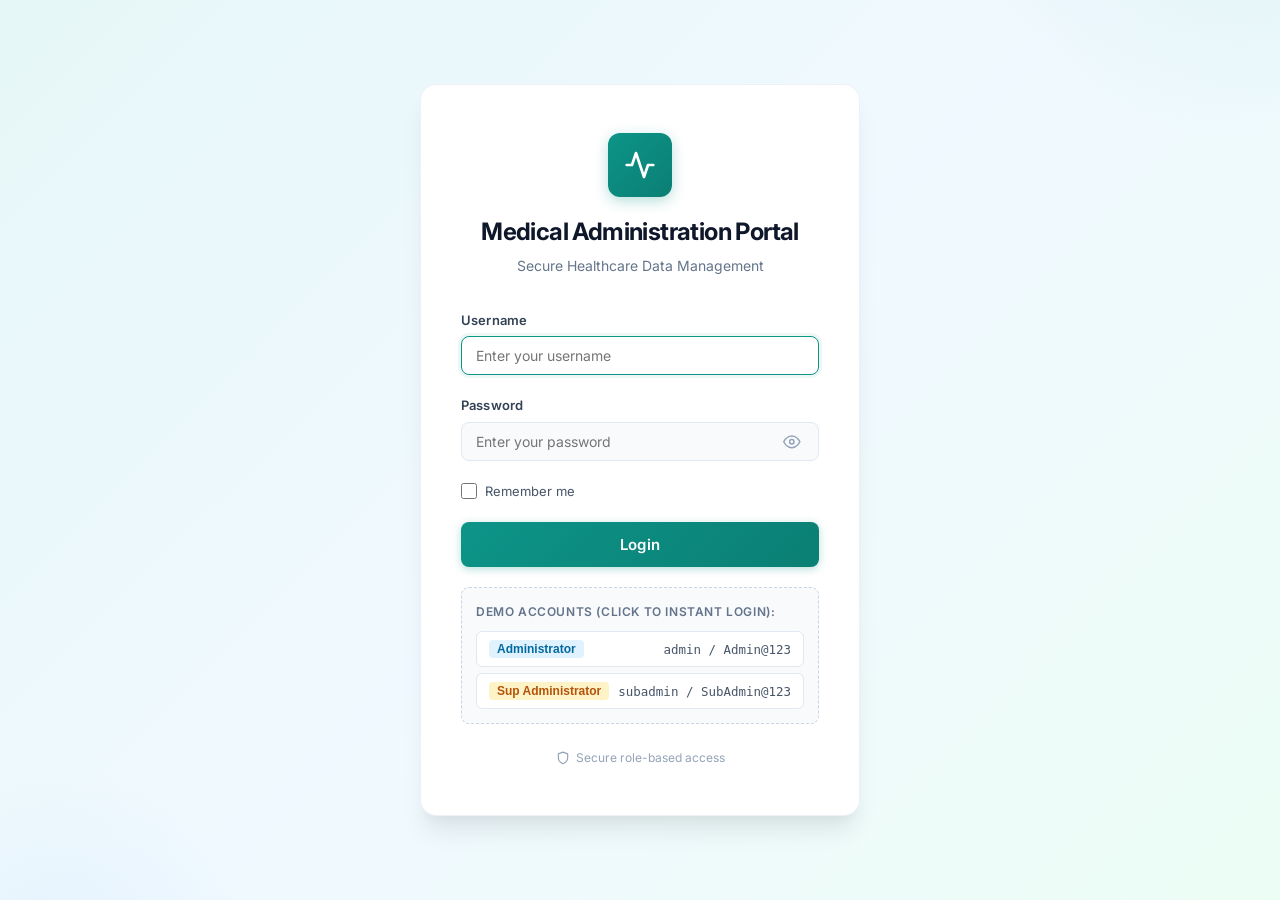
<file: index.html>
<!doctype html>
<html lang="en">
  <head>
    <meta charset="UTF-8" />
    <link rel="icon" type="image/svg+xml" href="./favicon.svg" />
    <meta name="viewport" content="width=device-width, initial-scale=1.0" />
    <meta name="description" content="Medical Administration Portal — Secure healthcare data management system with role-based access control." />
    <title>Medical Administration Portal</title>
    <script type="module" crossorigin src="./assets/index-C79MvpCg.js"></script>
    <link rel="stylesheet" crossorigin href="./assets/index-U3-tJnx8.css">
  </head>
  <body>
    <div id="root"></div>
  </body>
</html>
</file>
<file: assets/index-U3-tJnx8.css>
@import "https://fonts.googleapis.com/css2?family=Inter:wght@300;400;500;600;700;800&display=swap";:root{--primary-50:#e6f7f7;--primary-100:#b3e8e8;--primary-200:#80d9d9;--primary-300:#4dcaca;--primary-400:#26bfbf;--primary-500:#0d9488;--primary-600:#0b7f74;--primary-700:#096960;--primary-800:#07534c;--primary-900:#043d38;--gray-50:#f8fafc;--gray-100:#f1f5f9;--gray-200:#e2e8f0;--gray-300:#cbd5e1;--gray-400:#94a3b8;--gray-500:#64748b;--gray-600:#475569;--gray-700:#334155;--gray-800:#1e293b;--gray-900:#0f172a;--success-50:#ecfdf5;--success-500:#10b981;--success-600:#059669;--warning-50:#fffbeb;--warning-500:#f59e0b;--warning-600:#d97706;--danger-50:#fef2f2;--danger-500:#ef4444;--danger-600:#dc2626;--info-50:#eff6ff;--info-500:#3b82f6;--info-600:#2563eb;--sidebar-width:260px;--sidebar-collapsed:0px;--navbar-height:64px;--border-radius:8px;--border-radius-lg:12px;--border-radius-xl:16px;--shadow-sm:0 1px 2px #0000000d;--shadow-md:0 4px 6px -1px #00000012, 0 2px 4px -1px #0000000a;--shadow-lg:0 10px 15px -3px #00000014, 0 4px 6px -2px #0000000a;--shadow-xl:0 20px 25px -5px #00000014, 0 10px 10px -5px #00000008;--transition-fast:.15s ease;--transition-base:.25s ease;--transition-slow:.35s ease}*,:before,:after{box-sizing:border-box;margin:0;padding:0}html{-webkit-font-smoothing:antialiased;-moz-osx-font-smoothing:grayscale;font-size:16px}body{background-color:var(--gray-100);color:var(--gray-800);min-height:100vh;font-family:Inter,-apple-system,BlinkMacSystemFont,Segoe UI,Roboto,sans-serif;line-height:1.6}a{color:var(--primary-500);text-decoration:none}.login-page{background:linear-gradient(135deg,#e6f7f7 0%,#f0f9ff 50%,#ecfdf5 100%);justify-content:center;align-items:center;min-height:100vh;padding:20px;display:flex;position:relative;overflow:hidden}.login-page:before{content:"";background:radial-gradient(circle,#0d948814 0%,#0000 70%);border-radius:50%;width:600px;height:600px;position:absolute;top:-50%;right:-20%}.login-page:after{content:"";background:radial-gradient(circle,#3b82f60f 0%,#0000 70%);border-radius:50%;width:400px;height:400px;position:absolute;bottom:-30%;left:-10%}.login-card{border-radius:var(--border-radius-xl);box-shadow:var(--shadow-xl);z-index:1;background:#fff;border:1px solid #e2e8f099;width:100%;max-width:440px;padding:48px 40px;position:relative}.login-logo{flex-direction:column;align-items:center;margin-bottom:32px;display:flex}.login-logo-icon{background:linear-gradient(135deg, var(--primary-500) 0%, var(--primary-600) 100%);border-radius:var(--border-radius-lg);justify-content:center;align-items:center;width:64px;height:64px;margin-bottom:16px;display:flex;box-shadow:0 4px 14px #0d94884d}.login-logo-icon svg{color:#fff;width:32px;height:32px}.login-logo h1{color:var(--gray-900);text-align:center;letter-spacing:-.025em;font-size:1.5rem;font-weight:700}.login-logo p{color:var(--gray-500);margin-top:4px;font-size:.875rem}.login-form{flex-direction:column;gap:20px;display:flex}.form-group{flex-direction:column;gap:6px;display:flex}.form-group label{color:var(--gray-700);letter-spacing:.01em;font-size:.8125rem;font-weight:600}.input-wrapper{align-items:center;display:flex;position:relative}.input-wrapper .input-icon{color:var(--gray-400);pointer-events:none;transition:color var(--transition-fast);font-size:1.1rem;position:absolute;left:14px}.input-wrapper input{border:1.5px solid var(--gray-200);border-radius:var(--border-radius);width:100%;color:var(--gray-800);background:var(--gray-50);transition:all var(--transition-fast);outline:none;padding:12px 14px;font-family:inherit;font-size:.9375rem}.input-wrapper:has(.input-icon) input{padding-left:42px}.input-wrapper:has(.toggle-password) input{padding-right:42px}.login-form .input-wrapper input{padding-left:14px}.login-form .input-wrapper input[type=password]{padding-right:42px}.login-form .input-wrapper:has(.toggle-password) input{padding-right:42px}.input-wrapper input:focus{border-color:var(--primary-500);background:#fff;box-shadow:0 0 0 3px #0d94881a}.input-wrapper input:focus+.input-icon,.input-wrapper input:focus~.input-icon{color:var(--primary-500)}.input-wrapper .toggle-password{color:var(--gray-400);cursor:pointer;transition:color var(--transition-fast);background:0 0;border:none;padding:4px;font-size:1.1rem;display:flex;position:absolute;right:14px}.input-wrapper .toggle-password:hover{color:var(--gray-600)}.remember-row{align-items:center;gap:8px;display:flex}.remember-row input[type=checkbox]{width:16px;height:16px;accent-color:var(--primary-500);cursor:pointer}.remember-row label{color:var(--gray-600);cursor:pointer;-webkit-user-select:none;user-select:none;font-size:.8125rem}.login-btn{background:linear-gradient(135deg, var(--primary-500) 0%, var(--primary-600) 100%);color:#fff;border-radius:var(--border-radius);cursor:pointer;width:100%;transition:all var(--transition-base);letter-spacing:.01em;border:none;padding:13px 24px;font-family:inherit;font-size:.9375rem;font-weight:600;box-shadow:0 2px 8px #0d94884d}.login-btn:hover:not(:disabled){background:linear-gradient(135deg, var(--primary-600) 0%, var(--primary-700) 100%);transform:translateY(-1px);box-shadow:0 4px 12px #0d948866}.login-btn:active:not(:disabled){transform:translateY(0)}.login-btn:disabled{opacity:.7;cursor:not-allowed}.login-btn .btn-spinner{vertical-align:middle;border:2px solid #ffffff4d;border-top-color:#fff;border-radius:50%;width:18px;height:18px;margin-right:8px;animation:.6s linear infinite spin;display:inline-block}.login-error{background:var(--danger-50);color:var(--danger-600);border-radius:var(--border-radius);border:1px solid #ef444426;align-items:center;gap:8px;padding:12px 14px;font-size:.8125rem;font-weight:500;display:flex}.demo-credentials-card{background:var(--gray-50);border:1px dashed var(--gray-300);border-radius:var(--border-radius);flex-direction:column;gap:10px;margin-top:20px;padding:14px;display:flex}.demo-credentials-title{color:var(--gray-500);text-transform:uppercase;letter-spacing:.05em;font-size:.75rem;font-weight:600}.demo-credentials-buttons{flex-direction:column;gap:6px;display:flex}.demo-badge-btn{border:1px solid var(--gray-200);cursor:pointer;transition:all var(--transition-fast);text-align:left;background:#fff;border-radius:6px;justify-content:space-between;align-items:center;padding:8px 12px;display:flex}.demo-badge-btn:hover{border-color:var(--primary-400);background:var(--primary-50);transform:translate(2px)}.demo-role{border-radius:4px;padding:2px 8px;font-size:.75rem;font-weight:600}.demo-role.admin{color:#0369a1;background:#e0f2fe}.demo-role.subadmin{color:#b45309;background:#fef3c7}.demo-badge-btn code{color:var(--gray-600);font-family:monospace;font-size:.78rem}.login-footer{text-align:center;color:var(--gray-400);justify-content:center;align-items:center;gap:6px;margin-top:24px;font-size:.75rem;display:flex}.layout{min-height:100vh;display:flex}.navbar{top:0;left:var(--sidebar-width);height:var(--navbar-height);border-bottom:1px solid var(--gray-200);z-index:100;transition:left var(--transition-base);background:#fff;justify-content:space-between;align-items:center;padding:0 28px;display:flex;position:fixed;right:0}.navbar-left{align-items:center;gap:16px;display:flex}.navbar-left h2{color:var(--gray-800);font-size:1.125rem;font-weight:600}.menu-toggle{color:var(--gray-600);cursor:pointer;border-radius:var(--border-radius);transition:background var(--transition-fast);background:0 0;border:none;padding:6px;font-size:1.4rem;display:none}.menu-toggle:hover{background:var(--gray-100)}.navbar-right{align-items:center;gap:16px;display:flex}.notification-dropdown-wrapper{position:relative}.notification-btn{color:var(--gray-500);cursor:pointer;border-radius:var(--border-radius);transition:all var(--transition-fast);background:0 0;border:none;justify-content:center;align-items:center;padding:8px;font-size:1.25rem;display:flex;position:relative}.notification-btn:hover,.notification-btn.active{background:var(--gray-100);color:var(--gray-700)}.notification-badge-count{background:var(--danger-500);color:#fff;border:2px solid #fff;border-radius:999px;justify-content:center;align-items:center;min-width:18px;height:18px;padding:0 4px;font-size:.6875rem;font-weight:700;line-height:1;display:flex;position:absolute;top:2px;right:2px;box-shadow:0 1px 3px #00000026}.notification-dropdown{border-radius:var(--border-radius-lg);width:360px;max-width:90vw;box-shadow:var(--shadow-xl);border:1px solid var(--gray-200);z-index:1000;background:#fff;flex-direction:column;animation:.15s fadeIn;display:flex;position:absolute;top:calc(100% + 8px);right:0;overflow:hidden}.notification-header{border-bottom:1px solid var(--gray-100);background:var(--gray-50);justify-content:space-between;align-items:center;padding:12px 16px;display:flex}.notification-header-title{align-items:center;gap:8px;display:flex}.notification-header-title .title-text{color:var(--gray-800);font-size:.875rem;font-weight:700}.unread-pill{background:var(--primary-100);color:var(--primary-700);border-radius:999px;padding:2px 7px;font-size:.6875rem;font-weight:600}.notification-header-actions{align-items:center;gap:6px;display:flex}.notif-action-btn{color:var(--gray-500);cursor:pointer;border-radius:var(--border-radius-sm);transition:all var(--transition-fast);background:0 0;border:none;align-items:center;gap:4px;padding:4px 6px;font-size:.75rem;font-weight:600;display:flex}.notif-action-btn:hover{color:var(--primary-600);background:var(--gray-200)}.notif-action-btn.danger:hover{color:var(--danger-600);background:var(--danger-50)}.notification-body{max-height:380px;overflow-y:auto}.notification-empty{text-align:center;color:var(--gray-400);padding:36px 20px}.notification-empty .empty-icon{color:var(--gray-300);margin-bottom:8px;font-size:2rem}.notification-empty .empty-title{color:var(--gray-700);margin-bottom:4px;font-size:.875rem;font-weight:600}.notification-empty .empty-sub{color:var(--gray-400);font-size:.75rem}.notification-list{flex-direction:column;display:flex}.notification-item{border-bottom:1px solid var(--gray-100);cursor:pointer;transition:background var(--transition-fast);align-items:flex-start;gap:12px;padding:12px 14px;display:flex;position:relative}.notification-item:hover{background:var(--gray-50)}.notification-item.unread{background:#0d948808}.notification-item.unread:before{content:"";background:var(--primary-500);width:3px;position:absolute;top:0;bottom:0;left:0}.notif-icon-container{border-radius:50%;flex-shrink:0;justify-content:center;align-items:center;width:32px;height:32px;font-size:.875rem;display:flex}.notif-icon-container.patient_added{background:var(--success-50);color:var(--success-600)}.notif-icon-container.patient_removed{background:var(--danger-50);color:var(--danger-600)}.notif-icon-container.patient_updated{background:var(--primary-50);color:var(--primary-600)}.notif-icon-container.system{background:var(--gray-100);color:var(--gray-600)}.notif-content{flex:1;min-width:0}.notif-title-row{justify-content:space-between;align-items:center;gap:8px;margin-bottom:2px;display:flex}.notif-title{color:var(--gray-800);font-size:.8125rem;font-weight:600}.notif-time{color:var(--gray-400);white-space:nowrap;align-items:center;gap:3px;font-size:.6875rem;display:flex}.notif-message{color:var(--gray-600);font-size:.75rem;line-height:1.35}.notif-patient-tag{color:var(--primary-700);background:var(--primary-50);border-radius:3px;margin-top:4px;padding:1px 5px;font-family:monospace;font-size:.6875rem;font-weight:600;display:inline-block}.notif-dismiss-btn{color:var(--gray-300);cursor:pointer;transition:all var(--transition-fast);background:0 0;border:none;border-radius:4px;justify-content:center;align-items:center;padding:4px;display:flex}.notif-dismiss-btn:hover{color:var(--gray-600);background:var(--gray-100)}.profile-trigger{cursor:pointer;border-radius:var(--border-radius);transition:background var(--transition-fast);background:0 0;border:none;align-items:center;gap:10px;padding:6px 10px;font-family:inherit;display:flex}.profile-trigger:hover{background:var(--gray-100)}.profile-avatar{background:linear-gradient(135deg, var(--primary-500) 0%, var(--primary-400) 100%);color:#fff;border-radius:50%;flex-shrink:0;justify-content:center;align-items:center;width:36px;height:36px;font-size:.875rem;font-weight:600;display:flex}.profile-trigger-info{text-align:left}.profile-trigger-info .name{color:var(--gray-800);font-size:.8125rem;font-weight:600;line-height:1.2}.profile-trigger-info .role{color:var(--gray-500);font-size:.6875rem}.profile-trigger .chevron{color:var(--gray-400);transition:transform var(--transition-fast);font-size:.875rem}.profile-trigger.open .chevron{transform:rotate(180deg)}.profile-dropdown-wrapper{position:relative}.profile-dropdown{border-radius:var(--border-radius-lg);box-shadow:var(--shadow-xl);border:1px solid var(--gray-200);z-index:200;background:#fff;min-width:220px;animation:.15s dropdownIn;position:absolute;top:calc(100% + 8px);right:0;overflow:hidden}@keyframes dropdownIn{0%{opacity:0;transform:translateY(-8px)}to{opacity:1;transform:translateY(0)}}.profile-dropdown-header{border-bottom:1px solid var(--gray-100);padding:16px}.profile-dropdown-header .name{color:var(--gray-800);font-size:.875rem;font-weight:600}.profile-dropdown-header .email{color:var(--gray-500);margin-top:2px;font-size:.75rem}.profile-dropdown-menu{padding:6px}.profile-dropdown-item{color:var(--gray-700);cursor:pointer;transition:background var(--transition-fast);text-align:left;background:0 0;border:none;border-radius:6px;align-items:center;gap:10px;width:100%;padding:10px 12px;font-family:inherit;font-size:.8125rem;display:flex}.profile-dropdown-item:hover{background:var(--gray-50)}.profile-dropdown-item.danger{color:var(--danger-500)}.profile-dropdown-item.danger:hover{background:var(--danger-50)}.profile-dropdown-divider{background:var(--gray-100);height:1px;margin:4px 6px}.sidebar{width:var(--sidebar-width);border-right:1px solid var(--gray-200);z-index:150;transition:transform var(--transition-base);background:#fff;flex-direction:column;display:flex;position:fixed;top:0;bottom:0;left:0}.sidebar-header{height:var(--navbar-height);border-bottom:1px solid var(--gray-100);flex-shrink:0;align-items:center;gap:12px;padding:0 20px;display:flex}.sidebar-logo{background:linear-gradient(135deg, var(--primary-500) 0%, var(--primary-600) 100%);color:#fff;border-radius:10px;flex-shrink:0;justify-content:center;align-items:center;width:38px;height:38px;font-size:1.1rem;display:flex;box-shadow:0 2px 8px #0d948840}.sidebar-header h1{color:var(--gray-800);letter-spacing:-.015em;font-size:.9375rem;font-weight:700;line-height:1.3}.sidebar-header h1 span{color:var(--gray-500);letter-spacing:0;font-size:.6875rem;font-weight:500;display:block}.sidebar-nav{flex:1;padding:16px 12px;overflow-y:auto}.sidebar-section{margin-bottom:24px}.sidebar-section-title{color:var(--gray-400);text-transform:uppercase;letter-spacing:.06em;margin-bottom:8px;padding:0 12px;font-size:.6875rem;font-weight:600}.sidebar-link{border-radius:var(--border-radius);color:var(--gray-600);transition:all var(--transition-fast);cursor:pointer;background:0 0;border:none;align-items:center;gap:12px;width:100%;padding:10px 12px;font-family:inherit;font-size:.8125rem;font-weight:500;text-decoration:none;display:flex}.sidebar-link:hover{background:var(--gray-50);color:var(--gray-800)}.sidebar-link.active{background:var(--primary-50);color:var(--primary-600);font-weight:600}.sidebar-link .icon{flex-shrink:0;justify-content:center;align-items:center;width:22px;font-size:1.15rem;display:flex}.sidebar-footer{border-top:1px solid var(--gray-100);padding:12px}.sidebar-overlay{z-index:140;background:#0000004d;display:none;position:fixed;inset:0}.main-content{margin-left:var(--sidebar-width);margin-top:var(--navbar-height);min-height:calc(100vh - var(--navbar-height));transition:margin-left var(--transition-base);padding:28px}.dashboard-welcome{margin-bottom:28px}.dashboard-welcome h2{color:var(--gray-900);letter-spacing:-.02em;font-size:1.5rem;font-weight:700}.dashboard-welcome p{color:var(--gray-500);margin-top:4px;font-size:.875rem}.stats-grid{grid-template-columns:repeat(auto-fit,minmax(220px,1fr));gap:20px;margin-bottom:32px;display:grid}.stat-card{border-radius:var(--border-radius-lg);box-shadow:var(--shadow-sm);border:1px solid var(--gray-100);transition:all var(--transition-base);background:#fff;align-items:center;gap:16px;padding:22px 24px;display:flex}.stat-card:hover{box-shadow:var(--shadow-md);transform:translateY(-2px)}.stat-card-icon{border-radius:var(--border-radius-lg);flex-shrink:0;justify-content:center;align-items:center;width:48px;height:48px;font-size:1.3rem;display:flex}.stat-card-icon.primary{background:var(--primary-50);color:var(--primary-500)}.stat-card-icon.success{background:var(--success-50);color:var(--success-500)}.stat-card-icon.warning{background:var(--warning-50);color:var(--warning-500)}.stat-card-icon.info{background:var(--info-50);color:var(--info-500)}.stat-card-info h3{color:var(--gray-900);letter-spacing:-.02em;font-size:1.625rem;font-weight:700;line-height:1}.stat-card-info p{color:var(--gray-500);margin-top:4px;font-size:.8125rem;font-weight:500}.table-container{border-radius:var(--border-radius-lg);box-shadow:var(--shadow-sm);border:1px solid var(--gray-100);background:#fff;overflow:hidden}.table-header{border-bottom:1px solid var(--gray-100);flex-wrap:wrap;justify-content:space-between;align-items:center;gap:16px;padding:20px 24px;display:flex}.table-header-left{align-items:center;gap:12px;display:flex}.table-header-left h3{color:var(--gray-800);font-size:1.0625rem;font-weight:600}.access-badge{letter-spacing:.02em;border-radius:20px;align-items:center;gap:5px;padding:4px 10px;font-size:.6875rem;font-weight:600;display:inline-flex}.access-badge.view-only{background:var(--info-50);color:var(--info-600)}.access-badge.full-access{background:var(--success-50);color:var(--success-600)}.table-header-right{align-items:center;gap:10px;display:flex}.search-input-wrapper{align-items:center;display:flex;position:relative}.search-input-wrapper .search-icon{color:var(--gray-400);font-size:1rem;position:absolute;left:12px}.search-input-wrapper input{border:1.5px solid var(--gray-200);border-radius:var(--border-radius);color:var(--gray-700);background:var(--gray-50);width:260px;transition:all var(--transition-fast);outline:none;padding:9px 12px 9px 36px;font-family:inherit;font-size:.8125rem}.search-input-wrapper input:focus{border-color:var(--primary-500);background:#fff;box-shadow:0 0 0 3px #0d948814}.search-input-wrapper input::placeholder{color:var(--gray-400)}.filter-select{border:1.5px solid var(--gray-200);border-radius:var(--border-radius);color:var(--gray-700);background:var(--gray-50);cursor:pointer;appearance:none;transition:all var(--transition-fast);background-image:url("data:image/svg+xml,%3Csvg xmlns='http://www.w3.org/2000/svg' width='12' height='12' viewBox='0 0 24 24' fill='none' stroke='%2394a3b8' stroke-width='2'%3E%3Cpath d='M6 9l6 6 6-6'/%3E%3C/svg%3E");background-position:right 10px center;background-repeat:no-repeat;outline:none;padding:9px 32px 9px 12px;font-family:inherit;font-size:.8125rem}.filter-select:focus{border-color:var(--primary-500);background-color:#fff}.btn{border-radius:var(--border-radius);cursor:pointer;transition:all var(--transition-fast);white-space:nowrap;border:none;align-items:center;gap:6px;padding:9px 18px;font-family:inherit;font-size:.8125rem;font-weight:600;display:inline-flex}.btn-primary{background:linear-gradient(135deg, var(--primary-500) 0%, var(--primary-600) 100%);color:#fff;box-shadow:0 2px 6px #0d948840}.btn-primary:hover{background:linear-gradient(135deg, var(--primary-600) 0%, var(--primary-700) 100%);transform:translateY(-1px);box-shadow:0 3px 10px #0d948859}.btn-secondary{background:var(--gray-100);color:var(--gray-700)}.btn-secondary:hover{background:var(--gray-200)}.btn-danger{background:var(--danger-500);color:#fff;box-shadow:0 2px 6px #ef444440}.btn-danger:hover{background:var(--danger-600)}.btn-outline{color:var(--gray-700);border:1.5px solid var(--gray-200);background:#fff}.btn-outline:hover{background:var(--gray-50);border-color:var(--gray-300)}.btn-sm{padding:6px 12px;font-size:.75rem}.btn-icon{border-radius:var(--border-radius);justify-content:center;align-items:center;width:34px;height:34px;padding:8px;display:inline-flex}.data-table{border-collapse:collapse;width:100%}.data-table thead th{text-align:left;color:var(--gray-500);text-transform:uppercase;letter-spacing:.04em;background:var(--gray-50);border-bottom:1px solid var(--gray-200);white-space:nowrap;cursor:pointer;-webkit-user-select:none;user-select:none;transition:color var(--transition-fast);padding:12px 16px;font-size:.75rem;font-weight:600}.data-table thead th:hover{color:var(--gray-700)}.data-table thead th.sorted{color:var(--primary-600)}.data-table thead th .sort-icon{opacity:.5;margin-left:4px;font-size:.7rem}.data-table thead th.sorted .sort-icon{opacity:1}.data-table tbody tr{border-bottom:1px solid var(--gray-100);transition:background var(--transition-fast)}.data-table tbody tr:hover{background:var(--gray-50)}.data-table tbody tr:last-child{border-bottom:none}.data-table tbody td{color:var(--gray-700);white-space:nowrap;padding:14px 16px;font-size:.8125rem}.data-table .patient-name{color:var(--gray-800);font-weight:600}.status-badge{letter-spacing:.02em;border-radius:20px;align-items:center;padding:4px 10px;font-size:.6875rem;font-weight:600;display:inline-flex}.status-badge.active{background:var(--success-50);color:var(--success-600)}.status-badge.completed{background:var(--info-50);color:var(--info-600)}.status-badge.discharged{background:var(--gray-100);color:var(--gray-600)}.status-badge.pending{background:var(--warning-50);color:var(--warning-600)}.status-badge.cancelled{background:var(--danger-50);color:var(--danger-600)}.table-actions{gap:6px;display:flex}.action-btn{cursor:pointer;transition:all var(--transition-fast);border:none;border-radius:6px;align-items:center;gap:4px;padding:6px 10px;font-family:inherit;font-size:.75rem;font-weight:500;display:inline-flex}.action-btn.view{background:var(--info-50);color:var(--info-600)}.action-btn.view:hover{background:#dbeafe}.action-btn.edit{background:var(--warning-50);color:var(--warning-600)}.action-btn.edit:hover{background:#fef3c7}.action-btn.delete{background:var(--danger-50);color:var(--danger-600)}.action-btn.delete:hover{background:#fee2e2}.table-pagination{border-top:1px solid var(--gray-100);flex-wrap:wrap;justify-content:space-between;align-items:center;gap:12px;padding:16px 24px;display:flex}.pagination-info{color:var(--gray-500);font-size:.8125rem}.pagination-controls{align-items:center;gap:4px;display:flex}.pagination-btn{border:1.5px solid var(--gray-200);color:var(--gray-600);cursor:pointer;transition:all var(--transition-fast);background:#fff;border-radius:6px;padding:7px 12px;font-family:inherit;font-size:.8125rem}.pagination-btn:hover:not(:disabled){background:var(--gray-50);border-color:var(--gray-300)}.pagination-btn.active{background:var(--primary-500);color:#fff;border-color:var(--primary-500)}.pagination-btn:disabled{opacity:.4;cursor:not-allowed}.table-responsive{overflow-x:auto}.modal-overlay{-webkit-backdrop-filter:blur(4px);backdrop-filter:blur(4px);z-index:1000;background:#0006;justify-content:center;align-items:center;padding:20px;animation:.15s fadeIn;display:flex;position:fixed;inset:0}@keyframes fadeIn{0%{opacity:0}to{opacity:1}}.modal{border-radius:var(--border-radius-xl);box-shadow:var(--shadow-xl);background:#fff;width:100%;max-width:640px;max-height:90vh;animation:.2s modalIn;overflow-y:auto}@keyframes modalIn{0%{opacity:0;transform:scale(.95)translateY(10px)}to{opacity:1;transform:scale(1)translateY(0)}}.modal-header{border-bottom:1px solid var(--gray-100);justify-content:space-between;align-items:center;padding:20px 24px;display:flex}.modal-header h3{color:var(--gray-800);font-size:1.0625rem;font-weight:600}.modal-close{color:var(--gray-400);cursor:pointer;transition:all var(--transition-fast);background:0 0;border:none;border-radius:6px;padding:4px;font-size:1.25rem;display:flex}.modal-close:hover{background:var(--gray-100);color:var(--gray-600)}.modal-body{padding:24px}.modal-footer{border-top:1px solid var(--gray-100);justify-content:flex-end;gap:10px;padding:16px 24px;display:flex}.form-grid{grid-template-columns:1fr 1fr;gap:18px;display:grid}.form-grid .form-group.full-width{grid-column:1/-1}.form-group select,.form-group input,.form-group textarea{border:1.5px solid var(--gray-200);border-radius:var(--border-radius);width:100%;color:var(--gray-800);background:var(--gray-50);transition:all var(--transition-fast);outline:none;padding:10px 14px;font-family:inherit;font-size:.875rem}.form-group select:focus,.form-group input:focus,.form-group textarea:focus{border-color:var(--primary-500);background:#fff;box-shadow:0 0 0 3px #0d948814}.form-group textarea{resize:vertical;min-height:80px}.form-group select{appearance:none;cursor:pointer;background-image:url("data:image/svg+xml,%3Csvg xmlns='http://www.w3.org/2000/svg' width='12' height='12' viewBox='0 0 24 24' fill='none' stroke='%2394a3b8' stroke-width='2'%3E%3Cpath d='M6 9l6 6 6-6'/%3E%3C/svg%3E");background-position:right 12px center;background-repeat:no-repeat;padding-right:36px}.form-error{color:var(--danger-500);margin-top:4px;font-size:.75rem}.confirm-dialog{text-align:center;max-width:420px}.confirm-dialog .modal-body{padding:32px 24px}.confirm-icon{background:var(--danger-50);width:56px;height:56px;color:var(--danger-500);border-radius:50%;justify-content:center;align-items:center;margin:0 auto 16px;font-size:1.5rem;display:flex}.confirm-dialog h3{color:var(--gray-800);margin-bottom:8px;font-size:1.0625rem;font-weight:600}.confirm-dialog p{color:var(--gray-500);font-size:.875rem;line-height:1.5}.confirm-dialog .modal-footer{justify-content:center}.toast-container{z-index:9999;flex-direction:column;gap:10px;display:flex;position:fixed;top:20px;right:20px}.toast{border-radius:var(--border-radius-lg);box-shadow:var(--shadow-lg);border:1px solid var(--gray-100);background:#fff;align-items:center;gap:12px;min-width:320px;max-width:440px;padding:14px 20px;animation:.3s toastIn;display:flex}.toast.exiting{animation:.3s forwards toastOut}@keyframes toastIn{0%{opacity:0;transform:translate(100%)}to{opacity:1;transform:translate(0)}}@keyframes toastOut{0%{opacity:1;transform:translate(0)}to{opacity:0;transform:translate(100%)}}.toast-icon{flex-shrink:0;font-size:1.25rem}.toast.success .toast-icon{color:var(--success-500)}.toast.error .toast-icon{color:var(--danger-500)}.toast.warning .toast-icon{color:var(--warning-500)}.toast.info .toast-icon{color:var(--info-500)}.toast-content{flex:1}.toast-content .toast-title{color:var(--gray-800);font-size:.8125rem;font-weight:600}.toast-content .toast-message{color:var(--gray-500);margin-top:2px;font-size:.75rem}.toast-close{color:var(--gray-400);cursor:pointer;background:0 0;border:none;flex-shrink:0;padding:4px;font-size:1rem}@keyframes spin{to{transform:rotate(360deg)}}.loading-spinner-container{flex-direction:column;justify-content:center;align-items:center;gap:16px;padding:60px 20px;display:flex}.loading-spinner-container.full-screen{background:var(--gray-50);min-height:100vh}.spinner{border:3px solid var(--gray-200);border-top-color:var(--primary-500);border-radius:50%;width:40px;height:40px;animation:.7s linear infinite spin}.spinner.small{border-width:2px;width:20px;height:20px}.loading-text{color:var(--gray-500);font-size:.875rem;font-weight:500}.profile-page{max-width:800px;margin:0 auto}.profile-card{border-radius:var(--border-radius-lg);box-shadow:var(--shadow-sm);border:1px solid var(--gray-100);background:#fff;overflow:hidden}.profile-header{background:linear-gradient(135deg, var(--primary-500) 0%, var(--primary-600) 100%);color:#fff;align-items:center;gap:20px;padding:32px 28px;display:flex}.profile-avatar-large{background:#fff3;border:3px solid #fff6;border-radius:50%;flex-shrink:0;justify-content:center;align-items:center;width:80px;height:80px;font-size:2rem;font-weight:700;display:flex}.profile-header-info h2{margin-bottom:4px;font-size:1.375rem;font-weight:700}.profile-header-info .role-badge{background:#fff3;border-radius:20px;align-items:center;gap:5px;padding:4px 12px;font-size:.75rem;font-weight:600;display:inline-flex}.profile-body{padding:28px}.profile-info-grid{grid-template-columns:1fr 1fr;gap:24px;display:grid}.profile-info-item{flex-direction:column;gap:4px;display:flex}.profile-info-item .label{color:var(--gray-400);text-transform:uppercase;letter-spacing:.04em;font-size:.75rem;font-weight:600}.profile-info-item .value{color:var(--gray-800);font-size:.9375rem;font-weight:500}.profile-actions{border-top:1px solid var(--gray-100);gap:12px;margin-top:28px;padding-top:20px;display:flex}.password-section{margin-top:28px}.password-section h3{color:var(--gray-800);margin-bottom:16px;font-size:1rem;font-weight:600}.record-detail-grid{grid-template-columns:1fr 1fr;gap:20px;display:grid}.record-detail-item{flex-direction:column;gap:4px;display:flex}.record-detail-item .label{color:var(--gray-400);text-transform:uppercase;letter-spacing:.04em;font-size:.6875rem;font-weight:600}.record-detail-item .value{color:var(--gray-800);font-size:.9375rem;font-weight:500}.record-detail-item.full-width{grid-column:1/-1}.record-detail-item .notes-text{background:var(--gray-50);border-radius:var(--border-radius);color:var(--gray-600);padding:12px 14px;font-size:.8125rem;line-height:1.6}.empty-state{text-align:center;padding:60px 20px}.empty-state-icon{background:var(--gray-100);width:64px;height:64px;color:var(--gray-400);border-radius:50%;justify-content:center;align-items:center;margin:0 auto 16px;font-size:1.5rem;display:flex}.empty-state h3{color:var(--gray-700);margin-bottom:6px;font-size:1rem;font-weight:600}.empty-state p{color:var(--gray-500);font-size:.8125rem}.unauthorized-page{text-align:center;justify-content:center;align-items:center;min-height:100vh;padding:20px;display:flex}.unauthorized-page .icon{background:var(--danger-50);width:80px;height:80px;color:var(--danger-500);border-radius:50%;justify-content:center;align-items:center;margin:0 auto 20px;font-size:2rem;display:flex}.unauthorized-page h1{color:var(--gray-800);margin-bottom:8px;font-size:1.5rem;font-weight:700}.unauthorized-page p{color:var(--gray-500);margin-bottom:24px}@media (width<=1024px){.sidebar{transform:translate(-100%)}.sidebar.open{transform:translate(0)}.sidebar-overlay.open{display:block}.navbar{left:0}.main-content{margin-left:0}.menu-toggle{display:flex}.stats-grid{grid-template-columns:repeat(2,1fr)}}@media (width<=768px){.main-content{padding:20px 16px}.stats-grid{grid-template-columns:1fr}.table-header{flex-direction:column;align-items:stretch}.table-header-right{flex-wrap:wrap}.search-input-wrapper input{width:100%}.form-grid,.profile-info-grid,.record-detail-grid{grid-template-columns:1fr}.profile-header{text-align:center;flex-direction:column}.table-pagination{flex-direction:column;align-items:center}.login-card{padding:32px 24px}.modal{max-width:100%;margin:16px}.profile-trigger-info{display:none}.navbar-right{gap:8px}}@media (width<=480px){.data-table thead th,.data-table tbody td{padding:10px 12px;font-size:.75rem}.stat-card{padding:16px}.stat-card-info h3{font-size:1.375rem}}.badge-count{background:var(--primary-50);color:var(--primary-700);border:1px solid #0d948833;border-radius:9999px;align-items:center;gap:8px;padding:8px 16px;font-size:.875rem;font-weight:600;display:inline-flex}.patients-toolbar{margin-bottom:24px}.patient-search-wrapper{max-width:580px;position:relative}.patient-search-wrapper .search-icon{color:var(--gray-400);font-size:1.1rem;position:absolute;top:50%;left:16px;transform:translateY(-50%)}.patient-search-input{border:1.5px solid var(--gray-200);border-radius:var(--border-radius-lg);width:100%;transition:all var(--transition-fast);box-shadow:var(--shadow-sm);background:#fff;outline:none;padding:13px 44px 13px 46px;font-size:.9375rem}.patient-search-input:focus{border-color:var(--primary-500);box-shadow:0 0 0 3px #0d94881f}.clear-search-btn{color:var(--gray-400);cursor:pointer;background:0 0;border:none;border-radius:4px;padding:4px;display:flex;position:absolute;top:50%;right:14px;transform:translateY(-50%)}.clear-search-btn:hover{color:var(--gray-600);background:var(--gray-100)}.patients-grid{grid-template-columns:repeat(auto-fill,minmax(320px,1fr));gap:20px;margin-bottom:28px;display:grid}.patient-card{border:1px solid var(--gray-200);border-radius:var(--border-radius-lg);cursor:pointer;transition:all var(--transition-base);box-shadow:var(--shadow-sm);background:#fff;flex-direction:column;padding:20px;display:flex}.patient-card:hover{border-color:var(--primary-300);box-shadow:var(--shadow-md);transform:translateY(-2px)}.patient-card-header{align-items:center;gap:14px;margin-bottom:14px;display:flex}.patient-avatar{background:linear-gradient(135deg, var(--primary-500), var(--primary-700));color:#fff;border-radius:50%;flex-shrink:0;justify-content:center;align-items:center;width:44px;height:44px;font-size:1.25rem;font-weight:700;display:flex}.patient-card-title{flex:1;min-width:0}.patient-card-title h3{color:var(--gray-800);white-space:nowrap;text-overflow:ellipsis;margin-bottom:2px;font-size:1.0625rem;font-weight:600;overflow:hidden}.patient-id-tag{color:var(--primary-700);background:var(--primary-50);border-radius:4px;padding:1px 6px;font-family:monospace;font-size:.75rem;font-weight:600;display:inline-block}.patient-vitals-row{border-bottom:1px solid var(--gray-100);flex-wrap:wrap;gap:6px;margin-bottom:14px;padding-bottom:14px;display:flex}.vital-badge{border-radius:6px;align-items:center;gap:4px;padding:3px 8px;font-size:.75rem;font-weight:600;display:inline-flex}.vital-badge.blood-group{color:#b91c1c;background:#fee2e2}.vital-badge.age-badge{background:var(--gray-100);color:var(--gray-700)}.vital-badge.gender-badge{color:#0369a1;background:#e0f2fe}.vital-badge.visits-badge{color:#b45309;background:#fef3c7}.patient-card-body{flex-direction:column;flex:1;gap:8px;margin-bottom:16px;font-size:.84rem;display:flex}.patient-info-line{justify-content:space-between;gap:8px;display:flex}.patient-info-line .label{color:var(--gray-400);flex-shrink:0}.patient-info-line .value{color:var(--gray-700);text-align:right;white-space:nowrap;text-overflow:ellipsis;font-weight:500;overflow:hidden}.diagnosis-highlight{color:var(--primary-700)!important;font-weight:600!important}.patient-card-footer{border-top:1px solid var(--gray-100);color:var(--primary-600);justify-content:space-between;align-items:center;padding-top:12px;font-size:.8125rem;font-weight:600;display:flex}.patient-view-action{color:var(--primary-600);font-size:.8125rem;font-weight:600}.patient-card-btns{align-items:center;gap:8px;display:flex}.patient-card-delete-btn{background:var(--danger-50);color:var(--danger-600);border:1px solid var(--danger-200);border-radius:var(--border-radius-sm);cursor:pointer;transition:all var(--transition-fast);align-items:center;gap:4px;padding:3px 8px;font-size:.75rem;font-weight:600;display:inline-flex}.patient-card-delete-btn:hover{background:var(--danger-500);color:#fff;border-color:var(--danger-500)}.patient-history-modal{max-height:90vh;overflow-y:auto;max-width:860px!important}.patient-summary-banner{background:linear-gradient(135deg, var(--gray-50), #fff);border:1px solid var(--gray-200);border-radius:var(--border-radius-lg);grid-template-columns:repeat(auto-fit,minmax(180px,1fr));gap:16px;margin-bottom:24px;padding:18px 22px;display:grid}.summary-col{flex-direction:column;gap:4px;display:flex}.summary-label{text-transform:uppercase;color:var(--gray-400);letter-spacing:.05em;font-size:.72rem;font-weight:600}.summary-value{color:var(--gray-900);margin:0;font-size:1.125rem;font-weight:700}.summary-highlight{color:var(--primary-700);font-size:.9375rem;font-weight:600}.summary-count{color:var(--gray-700);font-size:.9375rem;font-weight:600}.summary-badges{gap:6px;margin-top:4px;display:flex}.timeline-section{padding:0 4px}.timeline-heading{color:var(--gray-800);align-items:center;gap:8px;margin-bottom:20px;font-size:1rem;font-weight:600;display:flex}.clinical-timeline{flex-direction:column;gap:20px;display:flex;position:relative}.timeline-item{gap:16px;display:flex}.timeline-marker{flex-direction:column;flex-shrink:0;align-items:center;width:20px;display:flex}.marker-dot{background:var(--primary-500);width:14px;height:14px;box-shadow:0 0 0 2px var(--primary-500);border:3px solid #fff;border-radius:50%;margin-top:6px}.marker-line{background:var(--gray-200);flex:1;width:2px;margin-top:6px}.timeline-content-card{border:1px solid var(--gray-200);border-radius:var(--border-radius);box-shadow:var(--shadow-sm);background:#fff;flex:1;padding:16px 20px}.timeline-card-header{justify-content:space-between;align-items:center;margin-bottom:12px;display:flex}.timeline-date{color:var(--gray-800);font-size:.875rem;font-weight:600}.timeline-discharge{color:var(--gray-500);font-size:.8125rem}.timeline-card-details{color:var(--gray-700);grid-template-columns:repeat(auto-fit,minmax(180px,1fr));gap:10px;margin-bottom:12px;font-size:.85rem;display:grid}.timeline-card-notes{background:var(--gray-50);border-left:3px solid var(--primary-500);color:var(--gray-600);border-radius:0 6px 6px 0;align-items:flex-start;gap:8px;padding:10px 14px;font-size:.8125rem;display:flex}.btn-outline-sm{border:1px solid var(--gray-300);border-radius:var(--border-radius);color:var(--gray-700);cursor:pointer;transition:all var(--transition-fast);background:#fff;align-items:center;gap:6px;padding:6px 12px;font-size:.8125rem;font-weight:500;display:inline-flex}.btn-outline-sm:hover{background:var(--gray-50);border-color:var(--gray-400)}.reports-container{flex-direction:column;gap:24px;display:flex}.reports-kpi-grid{grid-template-columns:repeat(auto-fit,minmax(240px,1fr));gap:20px;display:grid}.kpi-card{border-radius:var(--border-radius-lg);border:1px solid var(--gray-200);box-shadow:var(--shadow-sm);background:#fff;align-items:flex-start;gap:16px;padding:22px;display:flex}.kpi-card.teal{border-top:4px solid var(--primary-500)}.kpi-card.blue{border-top:4px solid #3b82f6}.kpi-card.amber{border-top:4px solid #f59e0b}.kpi-card.green{border-top:4px solid #10b981}.kpi-icon{border-radius:12px;flex-shrink:0;justify-content:center;align-items:center;width:48px;height:48px;font-size:1.35rem;display:flex}.kpi-card.teal .kpi-icon{background:var(--primary-50);color:var(--primary-600)}.kpi-card.blue .kpi-icon{color:#2563eb;background:#eff6ff}.kpi-card.amber .kpi-icon{color:#d97706;background:#fffbeb}.kpi-card.green .kpi-icon{color:#059669;background:#ecfdf5}.kpi-info{flex-direction:column;display:flex}.kpi-label{color:var(--gray-500);font-size:.8125rem;font-weight:500}.kpi-value{color:var(--gray-900);margin:2px 0;font-size:1.875rem;font-weight:700;line-height:1.2}.kpi-sub{color:var(--gray-400);font-size:.75rem}.reports-grid-2col{grid-template-columns:repeat(auto-fit,minmax(440px,1fr));gap:24px;display:grid}.report-panel{border:1px solid var(--gray-200);border-radius:var(--border-radius-lg);box-shadow:var(--shadow-sm);background:#fff;flex-direction:column;padding:24px;display:flex}.report-panel-header{margin-bottom:20px}.panel-title-wrapper{align-items:flex-start;gap:12px;display:flex}.panel-icon{color:var(--primary-600);margin-top:2px;font-size:1.3rem}.panel-title-wrapper h3{color:var(--gray-800);margin:0 0 4px;font-size:1.0625rem;font-weight:600}.panel-title-wrapper p{color:var(--gray-400);margin:0;font-size:.8125rem}.report-bars-list{flex-direction:column;gap:14px;display:flex}.bar-label-row{justify-content:space-between;margin-bottom:6px;font-size:.84rem;display:flex}.bar-name{color:var(--gray-700);font-weight:500}.bar-stat{color:var(--gray-500)}.bar-track{background:var(--gray-100);border-radius:9999px;width:100%;height:10px;overflow:hidden}.bar-fill{border-radius:9999px;height:100%;transition:width .8s ease-in-out}.dept-color-0{background:linear-gradient(90deg,#0d9488,#14b8a6)}.dept-color-1{background:linear-gradient(90deg,#3b82f6,#60a5fa)}.dept-color-2{background:linear-gradient(90deg,#8b5cf6,#a78bfa)}.dept-color-3{background:linear-gradient(90deg,#f59e0b,#fbbf24)}.dept-color-4{background:linear-gradient(90deg,#ec4899,#f472b6)}.dept-color-5{background:linear-gradient(90deg,#10b981,#34d399)}.bar-fill.age-bracket{background:linear-gradient(90deg,#0284c7,#38bdf8)}.status-ratio-grid{grid-template-columns:repeat(2,1fr);gap:12px;display:grid}.status-stat-box{border-radius:var(--border-radius);flex-direction:column;gap:2px;padding:16px;display:flex}.status-stat-box.active{background:#fef3c7;border:1px solid #fde68a}.status-stat-box.completed{background:#ecfdf5;border:1px solid #a7f3d0}.status-stat-box.discharged{background:#eff6ff;border:1px solid #bfdbfe}.status-stat-box.pending{background:#f3f4f6;border:1px solid #e5e7eb}.status-box-name{text-transform:uppercase;letter-spacing:.05em;color:var(--gray-600);font-size:.75rem;font-weight:600}.status-box-count{color:var(--gray-900);font-size:1.5rem;font-weight:700}.status-box-pct{color:var(--gray-500);font-size:.75rem}.divider-hr{background:var(--gray-200);height:1px;margin:20px 0}.sub-panel-title{color:var(--gray-700);margin-bottom:12px;font-size:.875rem;font-weight:600}.gender-split-row{grid-template-columns:repeat(auto-fit,minmax(120px,1fr));gap:12px;display:grid}.gender-split-card{background:var(--gray-50);border:1px solid var(--gray-200);border-radius:var(--border-radius);text-align:center;padding:12px}.gender-name{color:var(--gray-500);font-size:.75rem;font-weight:600;display:block}.gender-count{color:var(--gray-800);margin:2px 0 6px;font-size:1.25rem;font-weight:700;display:block}.gender-bar-wrapper{background:var(--gray-200);border-radius:9999px;height:6px;margin-bottom:4px;overflow:hidden}.gender-bar-fill.male{background:#3b82f6;height:100%}.gender-bar-fill.female{background:#ec4899;height:100%}.gender-bar-fill.other{background:#8b5cf6;height:100%}.gender-pct{color:var(--gray-500);font-size:.7rem;font-weight:500}.blood-matrix-grid{grid-template-columns:repeat(auto-fit,minmax(100px,1fr));gap:12px;display:grid}.blood-matrix-card{background:var(--gray-50);border:1px solid var(--gray-200);border-radius:var(--border-radius);text-align:center;padding:14px 10px}.blood-badge-lg{color:#b91c1c;background:#fee2e2;border-radius:6px;margin-bottom:6px;padding:4px 12px;font-size:1.125rem;font-weight:700;display:inline-block}.blood-count{color:var(--gray-700);font-size:.75rem;font-weight:600;display:block}.blood-pct{color:var(--gray-400);font-size:.7rem;display:block}.user-cell{align-items:center;gap:12px;display:flex}.user-avatar-sm{background:linear-gradient(135deg, var(--primary-600), var(--primary-800));color:#fff;border-radius:50%;flex-shrink:0;justify-content:center;align-items:center;width:34px;height:34px;font-size:.875rem;font-weight:700;display:flex}.user-name-strong{color:var(--gray-900);font-weight:600}.user-login-tag{color:var(--gray-400);font-family:monospace;font-size:.75rem}.contact-cell{color:var(--gray-600);align-items:center;gap:6px;font-size:.8125rem;display:inline-flex}.staff-form .form-grid{grid-template-columns:repeat(2,1fr);gap:16px;display:grid}@media print{.sidebar,.navbar,.no-print,.page-actions,.modal-close-btn,.patient-search-wrapper,.table-actions-bar{display:none!important}body,.layout,.main-content,.page-content{background:#fff!important;width:100%!important;margin:0!important;padding:0!important}.printable-area{box-shadow:none!important;border:none!important;width:100%!important}.patient-card,.report-panel,.timeline-content-card{break-inside:avoid;box-shadow:none!important;border:1px solid #ccc!important}}
</file>
